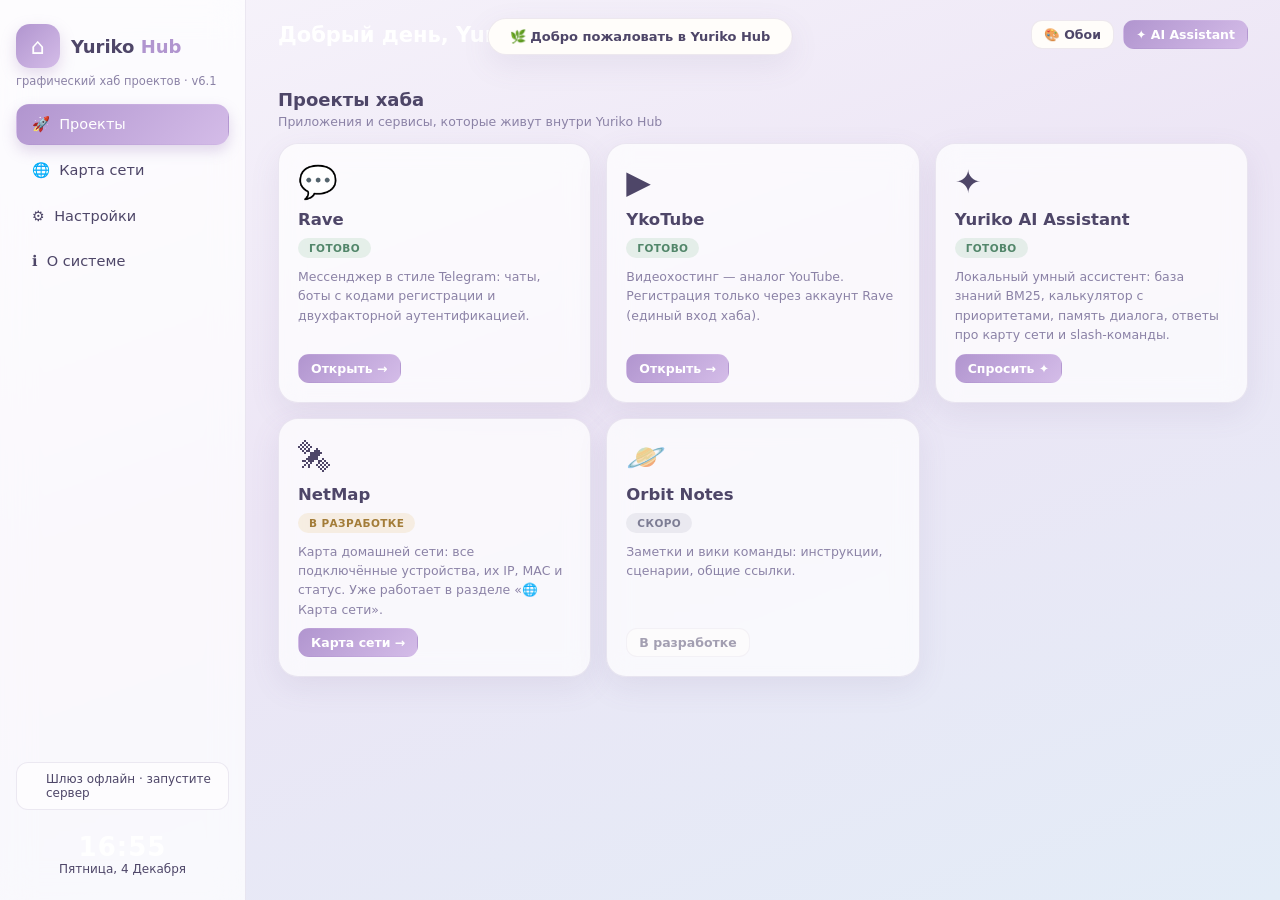
<file: yuriko-hub/index.html>
<!DOCTYPE html>
<html lang="ru">
<head>
  <meta charset="UTF-8" />
  <meta name="viewport" content="width=device-width, initial-scale=1.0" />
  <title>Yuriko Hub · мягкий графический хаб</title>
  <link rel="stylesheet" href="css/style.css" />
</head>
<body class="hub-body">

  <!-- фон -->
  <div id="wallpaper"></div>
  <div id="particles"></div>

  <div class="hub-app">

    <!-- ---------- САЙДБАР (слева) ---------- -->
    <aside class="sidebar">
      <div class="logo">
        <span class="logo-mark">⌂</span>
        <span class="logo-text">Yuriko&nbsp;<b>Hub</b></span>
      </div>
      <p class="side-caption">графический хаб проектов · v6.1</p>

      <nav class="nav">
        <button class="nav-link active" data-section="projects">🚀&nbsp; Проекты</button>
        <button class="nav-link" data-section="devices">🌐&nbsp; Карта сети</button>
        <button class="nav-link" data-section="settings">⚙️&nbsp; Настройки</button>
        <button class="nav-link" data-section="about">ℹ️&nbsp; О системе</button>
      </nav>

      <div class="side-footer">
        <div class="gw-status">
          <span class="gw-dot" id="gw-dot"></span>
          <span id="gw-text">Шлюз: проверка…</span>
        </div>
        <div>
          <div class="clock-time" id="clock-time">--:--</div>
          <div class="clock-date" id="clock-date"></div>
        </div>
      </div>
    </aside>

    <!-- ---------- КОНТЕНТ (справа) ---------- -->
    <main class="main">
      <header class="topbar">
        <div class="greeting" id="greeting">Здравствуйте 🌿</div>
        <div class="top-actions">
          <button class="btn btn-sm" id="btn-wp-quick" title="Следующие обои (Ctrl+W)">🎨 Обои</button>
          <button class="btn btn-primary btn-sm" id="btn-ai-top">✦ AI Assistant</button>
        </div>
      </header>

      <div class="scroll">

        <!-- ПРОЕКТЫ -->
        <section class="section active" id="sec-projects">
          <h2 class="sec-title">Проекты хаба</h2>
          <p class="sec-sub">Приложения и сервисы, которые живут внутри Yuriko Hub</p>
          <div class="grid" id="projects-grid"></div>
        </section>

        <!-- КАРТА СЕТИ -->
        <section class="section" id="sec-devices">
          <div style="display:flex;align-items:center;gap:10px">
            <h2 class="sec-title" style="margin:0">Карта сети</h2>
            <button class="btn btn-sm" id="btn-net-refresh" title="Обновить список устройств">🔄 Обновить</button>
          </div>
          <p class="sec-sub" id="net-note">Все сетевые устройства, подключённые к хабу — запрашиваются с сервера в реальном времени (ARP-таблица ОС).</p>
          <div class="stats" id="network-stats"></div>
          <div class="grid" id="network-grid"><div class="card"><p class="proj-desc">Загрузка устройств…</p></div></div>
        </section>

        <!-- НАСТРОЙКИ -->
        <section class="section" id="sec-settings">
          <h2 class="sec-title">Настройки оформления</h2>

          <div class="set-block">
            <h3 class="sec-title" style="font-size:15px">🖼 Обои <button class="btn btn-sm" id="btn-random-wp" style="margin-left:8px">🎲 Случайные</button></h3>
            <div class="wp-grid" id="wp-grid"></div>
          </div>

          <div class="set-block">
            <h3 class="sec-title" style="font-size:15px">🎨 Акцентный цвет</h3>
            <div class="swatches" id="accent-row"></div>
          </div>

          <div class="set-block">
            <h3 class="sec-title" style="font-size:15px">✨ Приколюшки</h3>
            <div class="toggle-row"><div><div class="toggle-label">Парящие частицы</div><div class="toggle-hint">мягкие точки медленно всплывают на фоне</div></div>
              <label class="switch"><input type="checkbox" id="tg-particles"><span class="track"></span></label></div>
            <div class="toggle-row"><div><div class="toggle-label">Эмодзи-салют</div><div class="toggle-hint">🌸✨ при смене обоев</div></div>
              <label class="switch"><input type="checkbox" id="tg-confetti"><span class="track"></span></label></div>
            <div class="toggle-row"><div><div class="toggle-label">Максимальная округлость</div><div class="toggle-hint">карточки становятся ещё мягче</div></div>
              <label class="switch"><input type="checkbox" id="tg-round"><span class="track"></span></label></div>
            <div class="toggle-row"><div><div class="toggle-label">Стекло и размытие</div><div class="toggle-hint">blur-эффект карточек и панели</div></div>
              <label class="switch"><input type="checkbox" id="tg-glass"><span class="track"></span></label></div>
            <div style="margin-top:12px"><button class="btn btn-danger btn-sm" id="btn-reset">↺ Сбросить всё</button></div>
          </div>
        </section>

        <!-- О СИСТЕМЕ -->
        <section class="section" id="sec-about">
          <h2 class="sec-title">О системе</h2>
          <div class="about-grid">
            <div class="card"><div id="about-info"></div></div>
            <div class="card">
              <p class="proj-desc" style="flex:none">
                <b>Yuriko Hub</b> — локальный графический хаб: карта домашней сети (реальные устройства из ARP),
                мессенджер Rave с 2FA-ботами, видеохостинг YkoTube со входом через Rave
                и встроенный AI-ассистент. Работает поверх XAMPP: Apache раздаёт страницы (порты 80/443),
                Node-сервер — API и БД (root@localhost, порт 8080).
              </p>
              <p class="proj-desc" style="flex:none;margin-top:10px">
                Автообновление с GitHub: <code>update.bat</code> (Windows) или <code>update.sh</code> (Linux/macOS/cron).
              </p>
            </div>
          </div>
        </section>

      </div>
    </main>
  </div>

  <!-- тосты -->
  <div id="toast-zone"></div>

  <!-- скрипты: конфиг → данные → устройства → ядро GUI → AI -->
  <script src="js/config.js"></script>
  <script src="js/projects.js"></script>
  <script src="js/devices.js"></script>
  <script src="js/app.js"></script>
  <script src="js/ai-engine.js"></script>
  <script src="js/ai-ui.js"></script>
  <script>window.hubAI = window.YurikoAUI;</script>
</body>
</html>
</file>
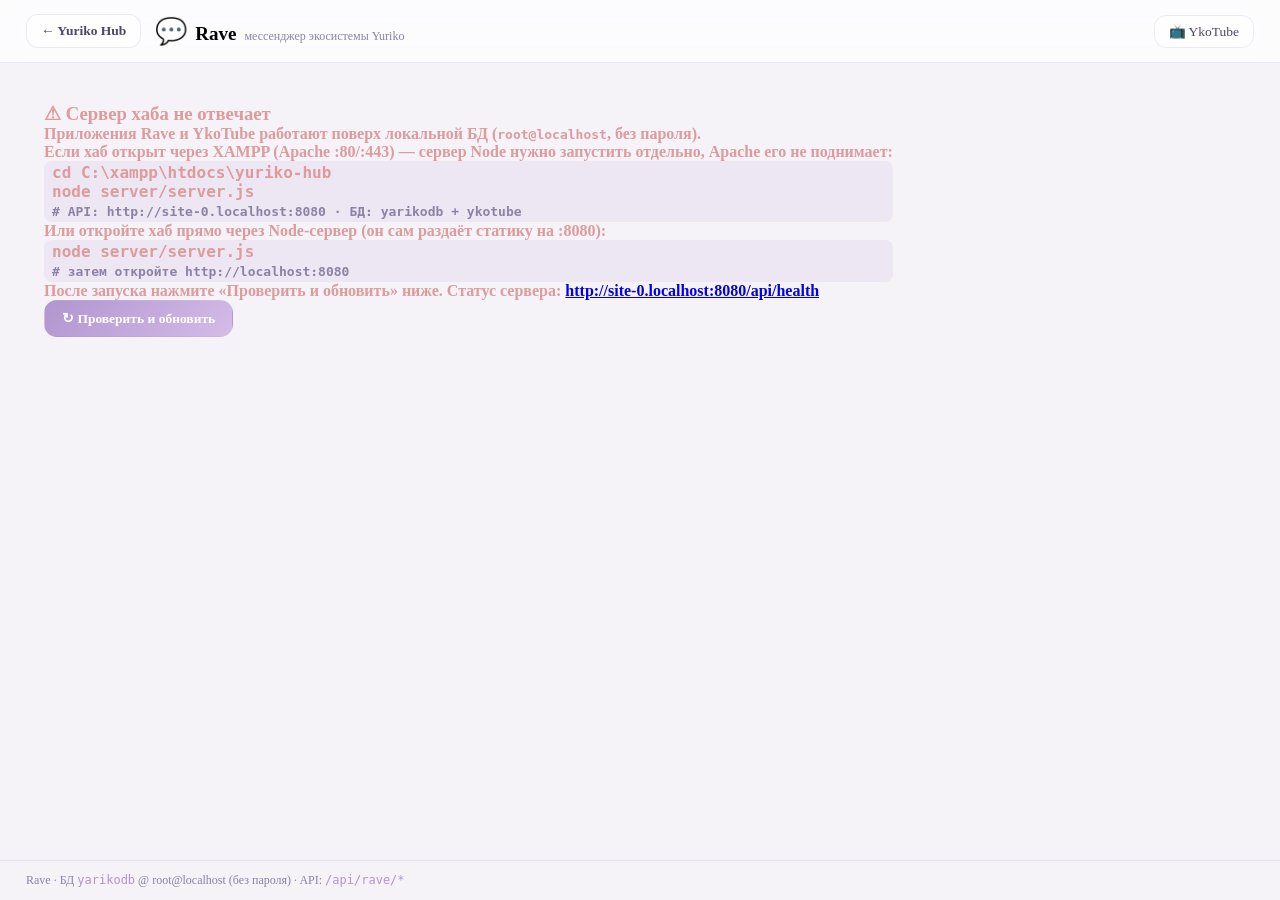
<file: yuriko-hub/rave.html>
<!DOCTYPE html>
<html lang="ru">
<head>
  <meta charset="UTF-8" />
  <meta name="viewport" content="width=device-width, initial-scale=1.0" />
  <title>Rave — мессенджер Yuriko Hub</title>
  <link rel="stylesheet" href="css/style.css" />
</head>
<body class="standalone-body">

  <div class="standalone-shell">
    <header class="standalone-header">
      <a class="standalone-back" href="index.html">← Yuriko Hub</a>
      <div class="standalone-brand"><span class="rave-logo">💬</span><b>Rave</b><small>мессенджер экосистемы Yuriko</small></div>
      <nav class="standalone-nav">
        <a class="standalone-link" href="ykotube.html">📺 YkoTube</a>
      </nav>
    </header>

    <main class="standalone-main">
      <!-- приложение Rave рендерится сюда (js/apps.js → RaveApp) -->
      <div id="standalone-app" class="app-body standalone-app">
        <div class="app-loading">Загрузка Rave...</div>
      </div>
    </main>

    <footer class="standalone-footer">
      Rave · БД <code>yarikodb</code> @ root@localhost (без пароля) · API: <code>/api/rave/*</code>
    </footer>
  </div>

  <script src="js/config.js"></script>
  <script src="js/boot-commands.js"></script>
  <script src="js/ai-engine.js"></script>
  <script src="js/projects.js"></script>
  <script src="js/apps.js"></script>
  <script src="js/standalone.js"></script>
</body>
</html>
</file>
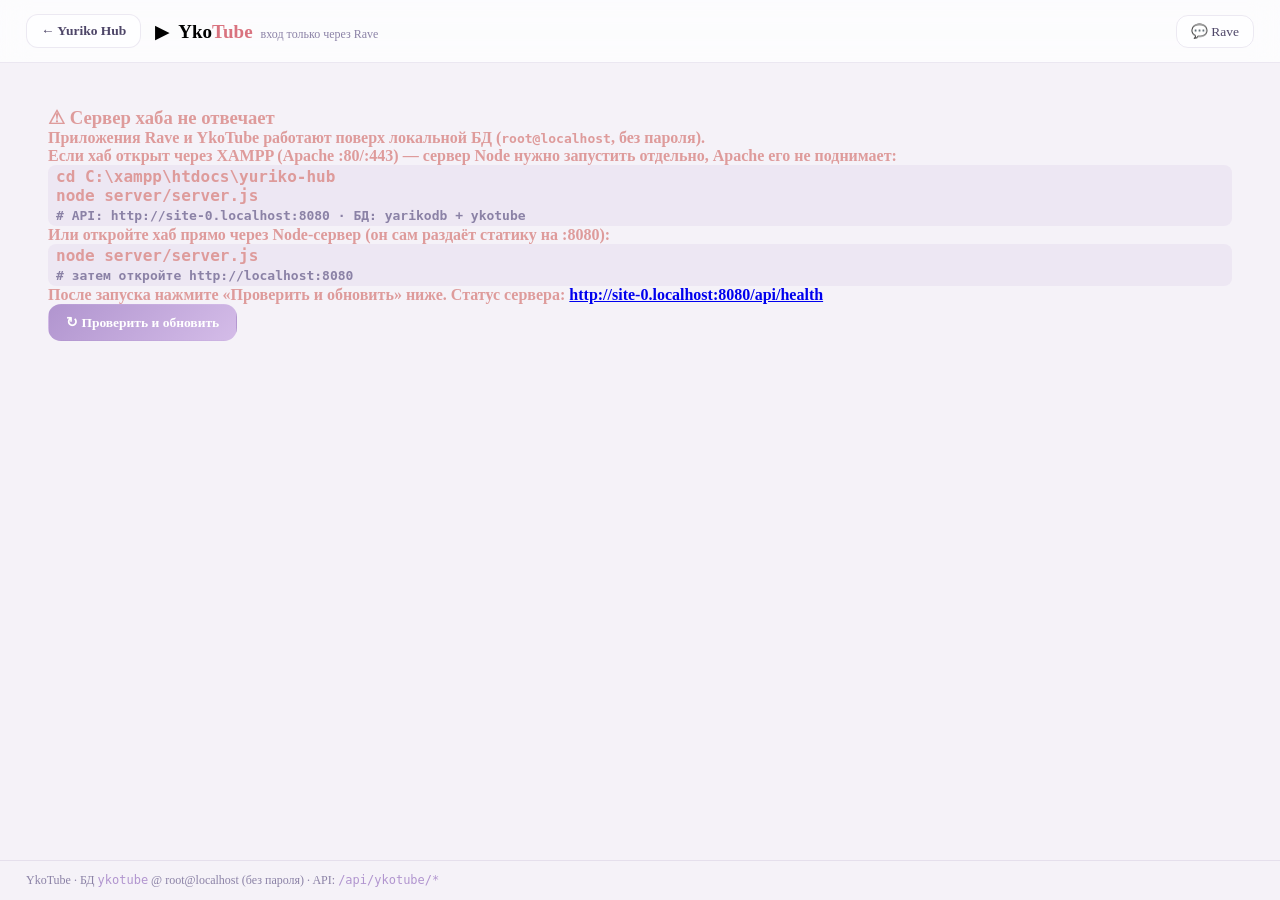
<file: yuriko-hub/ykotube.html>
<!DOCTYPE html>
<html lang="ru">
<head>
  <meta charset="UTF-8" />
  <meta name="viewport" content="width=device-width, initial-scale=1.0" />
  <title>YkoTube — видеохостинг Yuriko Hub</title>
  <link rel="stylesheet" href="css/style.css" />
</head>
<body class="standalone-body">

  <div class="standalone-shell">
    <header class="standalone-header">
      <a class="standalone-back" href="index.html">← Yuriko Hub</a>
      <div class="standalone-brand"><span>▶</span><b>Yko<b class="yko-red">Tube</b></b><small>вход только через Rave</small></div>
      <nav class="standalone-nav">
        <a class="standalone-link" href="rave.html">💬 Rave</a>
      </nav>
    </header>

    <main class="standalone-main">
      <!-- приложение YkoTube рендерится сюда (js/apps.js → YkoApp) -->
      <div id="standalone-app" class="app-body standalone-app">
        <div class="app-loading">Загрузка YkoTube...</div>
      </div>
    </main>

    <footer class="standalone-footer">
      YkoTube · БД <code>ykotube</code> @ root@localhost (без пароля) · API: <code>/api/ykotube/*</code>
    </footer>
  </div>

  <script src="js/config.js"></script>
  <script src="js/boot-commands.js"></script>
  <script src="js/ai-engine.js"></script>
  <script src="js/projects.js"></script>
  <script src="js/apps.js"></script>
  <script src="js/standalone.js"></script>
</body>
</html>
</file>
<file: yuriko-hub/css/style.css>
/* ============================================================
   Yuriko Hub v6.0 — мягкий пастельный визуал, переписан полностью
   Светлый фон · приглушённые тона · сайдбар слева · контент справа
   ============================================================ */
:root {
  --bg: #f5f2f8;
  --surface: rgba(255,255,255,.72);
  --surface-solid: #fffdfa;
  --border: rgba(130,110,160,.14);
  --text: #4e4668;
  --muted: #8b82a6;
  --accent: #b195cf;
  --accent-2: #d4bce8;
  --accent-ink: #ffffff;
  --good: #82bd92;
  --warn: #e6c07a;
  --bad: #de9b9b;
  --radius: 20px;
  --shadow: 0 10px 30px rgba(120,100,150,.10);
  --font: "Segoe UI", system-ui, -apple-system, sans-serif;
}
* { box-sizing: border-box; margin: 0; padding: 0; }
html, body { height: 100%; }
body.hub-body { font-family: var(--font); color: var(--text); background: var(--bg) !important; overflow: hidden; }

/* обои + оверлей + частицы */
#wallpaper { position: fixed; inset: 0; z-index: -2; transition: background .9s ease; }
#particles { position: fixed; inset: 0; z-index: -1; pointer-events: none; overflow: hidden; }
.particle { position: absolute; bottom: -24px; border-radius: 50%; opacity: .3; animation: floatUp linear infinite; }
@keyframes floatUp { to { transform: translateY(-112vh) rotate(340deg); opacity: 0; } }

/* каркас: сайдбар СЛЕВА, контент СПРАВА */
.hub-app { display: flex; height: 100vh; }

.sidebar {
  width: 246px; flex-shrink: 0; display: flex; flex-direction: column; gap: 16px;
  padding: 24px 16px; background: var(--surface); backdrop-filter: blur(16px);
  border-right: 1px solid var(--border);
}
.logo { display: flex; align-items: center; gap: 11px; }
.logo-mark {
  width: 44px; height: 44px; border-radius: 14px; display: grid; place-items: center; font-size: 22px;
  background: linear-gradient(135deg, var(--accent), var(--accent-2)); color: var(--accent-ink);
  box-shadow: 0 6px 15px rgba(160,130,190,.28);
}
.logo-text { font-size: 18px; font-weight: 600; }
.logo-text b { color: var(--accent); }
.side-caption { font-size: 11.5px; color: var(--muted); margin-top: -10px; }

.nav { display: flex; flex-direction: column; gap: 5px; }
.nav-link {
  font: inherit; font-size: 14.5px; text-align: left; padding: 11px 15px;
  border-radius: 13px; border: 1px solid transparent; background: transparent;
  color: var(--text); cursor: pointer; transition: all .22s ease;
}
.nav-link:hover { background: rgba(177,149,207,.10); }
.nav-link.active {
  background: linear-gradient(135deg, var(--accent), var(--accent-2)); color: var(--accent-ink);
  box-shadow: 0 6px 14px rgba(160,130,190,.3);
}
.side-footer { margin-top: auto; display: flex; flex-direction: column; gap: 10px; }
.gw-status {
  display: flex; align-items: center; gap: 8px; font-size: 12px; color: var(--muted);
  padding: 9px 12px; border-radius: 12px; background: rgba(255,255,255,.55); border: 1px solid var(--border);
}
.gw-dot { width: 9px; height: 9px; border-radius: 50%; background: var(--warn); flex-shrink: 0; transition: .3s; }
.gw-dot.online { background: var(--good); box-shadow: 0 0 8px rgba(130,189,146,.7); }
.gw-dot.offline { background: var(--bad); }
.clock-time { font-size: 29px; font-weight: 700; text-align: center; letter-spacing: 1px; }
.clock-date { font-size: 11.5px; color: var(--muted); text-align: center; }

/* контент */
.main { flex: 1; display: flex; flex-direction: column; min-width: 0; }
.topbar { display: flex; align-items: center; justify-content: space-between; padding: 20px 32px 8px; }
.greeting { font-size: 23px; font-weight: 600; }
.top-actions { display: flex; gap: 9px; }
.scroll { flex: 1; overflow-y: auto; padding: 12px 32px 44px; }
.scroll::-webkit-scrollbar { width: 8px; }
.scroll::-webkit-scrollbar-thumb { background: rgba(160,130,190,.25); border-radius: 8px; }

.section { display: none; animation: fadeSlide .4s ease; }
.section.active { display: block; }
@keyframes fadeSlide { from { opacity: 0; transform: translateY(12px); } }
.sec-title { font-size: 18px; font-weight: 700; margin: 20px 0 12px; }
.sec-sub { font-size: 12.5px; color: var(--muted); margin: -8px 0 14px; }

/* карточки */
.grid { display: grid; grid-template-columns: repeat(auto-fill, minmax(248px, 1fr)); gap: 15px; }
.card {
  background: var(--surface); backdrop-filter: blur(12px);
  border: 1px solid var(--border); border-radius: var(--radius);
  padding: 19px; box-shadow: var(--shadow); transition: transform .22s, box-shadow .22s;
}
.proj-card:hover, .dev-card:hover, .scene-card:hover, .stat:hover, .wp-tile:hover, .yko-card:hover { transform: translateY(-3px); box-shadow: 0 16px 36px rgba(120,100,150,.15); }
.proj-card { display: flex; flex-direction: column; gap: 9px; height: 100%; }
.proj-icon { font-size: 32px; }
.proj-name { font-size: 16.5px; font-weight: 700; }
.proj-desc { font-size: 12.5px; color: var(--muted); line-height: 1.55; flex: 1; }
.badge { display: inline-block; font-size: 10.5px; font-weight: 700; padding: 4px 11px; border-radius: 999px; letter-spacing: .4px; width: max-content; }
.badge-done { background: rgba(130,189,146,.18); color: #52866a; }
.badge-dev { background: rgba(230,192,122,.2); color: #a37c38; }
.badge-soon { background: rgba(150,150,170,.15); color: #7d7d94; }

.btn {
  font: inherit; font-size: 13.5px; font-weight: 600; padding: 9px 17px; border-radius: 13px;
  cursor: pointer; border: 1px solid var(--border); background: var(--surface-solid); color: var(--text);
  transition: all .2s ease;
}
.btn:hover { transform: translateY(-2px); box-shadow: 0 7px 16px rgba(120,100,150,.13); }
.btn-primary { background: linear-gradient(135deg, var(--accent), var(--accent-2)); color: var(--accent-ink); border-color: transparent; }
.btn-sm { padding: 6px 12px; font-size: 12.5px; border-radius: 11px; }

/* фильтры-чипы */
.chips { display: flex; flex-wrap: wrap; gap: 7px; margin-bottom: 16px; }
.chip {
  font: inherit; font-size: 12.5px; padding: 6px 14px; border-radius: 999px; cursor: pointer;
  border: 1px solid var(--border); background: rgba(255,255,255,.6); color: var(--muted); transition: .2s;
}
.chip:hover { border-color: var(--accent); color: var(--accent); }
.chip.active { background: linear-gradient(135deg, var(--accent), var(--accent-2)); color: #fff; border-color: transparent; }

/* устройства */
.dev-card { display: flex; flex-direction: column; gap: 11px; }
.dev-head { display: flex; align-items: center; gap: 11px; }
.dev-emoji { width: 44px; height: 44px; border-radius: 14px; font-size: 21px; display: grid; place-items: center; background: rgba(177,149,207,.12); flex-shrink: 0; transition: .3s; }
.dev-card.on .dev-emoji { background: linear-gradient(135deg, var(--accent), var(--accent-2)); }
.dev-meta { flex: 1; min-width: 0; }
.dev-name { font-size: 14.5px; font-weight: 700; white-space: nowrap; overflow: hidden; text-overflow: ellipsis; }
.dev-sub { font-size: 11.5px; color: var(--muted); }
.switch { position: relative; width: 44px; height: 25px; flex-shrink: 0; cursor: pointer; }
.switch input { opacity: 0; width: 0; height: 0; }
.track { position: absolute; inset: 0; border-radius: 999px; background: rgba(150,140,170,.26); transition: .28s; }
.track::before { content: ""; position: absolute; width: 19px; height: 19px; border-radius: 50%; left: 3px; top: 3px; background: #fff; transition: .28s; box-shadow: 0 2px 5px rgba(0,0,0,.14); }
.switch input:checked + .track { background: linear-gradient(135deg, var(--accent), var(--accent-2)); }
.switch input:checked + .track::before { transform: translateX(19px); }
.dev-ctl { font-size: 11.5px; color: var(--muted); display: flex; flex-direction: column; gap: 3px; }
input[type="range"] { width: 100%; accent-color: var(--accent); }
.mono { font-family: Consolas, monospace; font-size: 11px; color: var(--muted); }
.dot-mini { display: inline-block; width: 7px; height: 7px; border-radius: 50%; background: var(--bad); margin-right: 5px; }
.dot-mini.ok { background: var(--good); }

/* статистика */
.stats { display: grid; grid-template-columns: repeat(auto-fit, minmax(150px, 1fr)); gap: 13px; margin-bottom: 20px; }
.stat { text-align: center; padding: 17px 10px; }
.stat-num { font-size: 25px; font-weight: 800; color: var(--accent); }
.stat-lbl { font-size: 11.5px; color: var(--muted); margin-top: 3px; }

/* сцены */
.scene-card { display: flex; flex-direction: column; gap: 9px; align-items: flex-start; }
.scene-emoji { font-size: 28px; }
.scene-name { font-size: 15px; font-weight: 700; }
.scene-desc { font-size: 12px; color: var(--muted); flex: 1; }

/* настройки */
.set-block { margin-bottom: 24px; }
.wp-grid { display: grid; grid-template-columns: repeat(auto-fill, minmax(138px, 1fr)); gap: 11px; }
.wp-tile {
  height: 82px; border-radius: 15px; cursor: pointer; border: 3px solid transparent;
  transition: .2s; display: flex; align-items: flex-end; padding: 8px; font-size: 11.5px; font-weight: 700;
  color: rgba(70,60,90,.72); text-shadow: 0 1px 3px rgba(255,255,255,.55);
}
.wp-tile:hover { transform: scale(1.05); }
.wp-tile.sel { border-color: var(--accent); box-shadow: 0 6px 16px rgba(160,130,190,.35); }
.swatches { display: flex; gap: 11px; flex-wrap: wrap; }
.swatch { width: 40px; height: 40px; border-radius: 50%; cursor: pointer; border: 3px solid transparent; transition: .2s; }
.swatch:hover { transform: scale(1.12); }
.swatch.sel { border-color: var(--text); box-shadow: 0 0 0 3px #fff inset; }
.toggle-row {
  display: flex; align-items: center; justify-content: space-between; gap: 12px;
  padding: 12px 17px; border-radius: 15px; margin-bottom: 8px;
  background: var(--surface); border: 1px solid var(--border);
}
.toggle-label { font-size: 13.5px; font-weight: 600; }
.toggle-hint { font-size: 11.5px; color: var(--muted); }

/* о системе */
.about-grid { display: grid; grid-template-columns: 1fr 1fr; gap: 15px; }
@media (max-width: 940px) { .about-grid { grid-template-columns: 1fr; } }
.kv { display: flex; justify-content: space-between; font-size: 13px; padding: 7px 0; border-bottom: 1px dashed var(--border); }
.kv:last-child { border-bottom: none; }
.kv b { color: var(--accent); font-weight: 600; }

/* AI-виджет */
/* тосты и салют */
#toast-zone { position: fixed; top: 18px; left: 50%; transform: translateX(-50%); z-index: 80; display: flex; flex-direction: column; gap: 7px; align-items: center; }
.toast { padding: 10px 21px; border-radius: 999px; font-size: 13px; font-weight: 600; background: var(--surface-solid); border: 1px solid var(--border); box-shadow: var(--shadow); animation: toastIn .32s ease; }
@keyframes toastIn { from { opacity: 0; transform: translateY(-12px); } }
.confetti { position: fixed; z-index: 90; font-size: 19px; pointer-events: none; animation: fall 1.5s ease forwards; }
@keyframes fall { to { transform: translateY(105vh) rotate(520deg); opacity: 0; } }

@media (max-width: 820px) {
  .hub-app { flex-direction: column; }
  .sidebar { width: 100%; flex-direction: row; align-items: center; padding: 10px 14px; gap: 8px; border-right: none; border-bottom: 1px solid var(--border); }
  .nav { flex-direction: row; overflow-x: auto; }
  .side-caption, .clock-time, .clock-date { display: none; }
  .side-footer { margin-top: 0; flex-direction: row; }
}

/* ============================================================
   Страницы приложений (Rave / YkoTube) — тот же мягкий стиль
   ============================================================ */
.standalone-body { overflow: auto; background: var(--bg); }
.standalone-shell { min-height: 100vh; display: flex; flex-direction: column; }
.standalone-header {
  display: flex; align-items: center; gap: 14px; padding: 14px 26px;
  background: var(--surface); backdrop-filter: blur(14px); border-bottom: 1px solid var(--border);
}
.standalone-back {
  text-decoration: none; color: var(--text); font-size: 13.5px; font-weight: 600;
  padding: 8px 14px; border-radius: 12px; border: 1px solid var(--border); background: rgba(255,255,255,.6);
  transition: .2s;
}
.standalone-back:hover { border-color: var(--accent); color: var(--accent); }
.standalone-brand { display: flex; align-items: baseline; gap: 8px; font-size: 19px; }
.standalone-brand small { color: var(--muted); font-size: 12px; }
.standalone-nav { margin-left: auto; }
.standalone-link {
  text-decoration: none; color: var(--text); font-size: 13.5px; padding: 8px 14px;
  border-radius: 12px; border: 1px solid var(--border); background: rgba(255,255,255,.6); transition: .2s;
}
.standalone-link:hover { border-color: var(--accent); color: var(--accent); }
.standalone-main { flex: 1; padding: 22px 26px; }
.standalone-footer { padding: 12px 26px; font-size: 12px; color: var(--muted); border-top: 1px solid var(--border); }
.standalone-footer code { color: var(--accent); }
.rave-logo { font-size: 26px; }
.yko-red { color: #d9737f; }
.app-loading { color: var(--muted); padding: 40px; text-align: center; }
.hidden { display: none !important; }

/* окна приложений */
.apps-window { max-width: 1080px; margin: 0 auto; background: var(--surface-solid); border: 1px solid var(--border); border-radius: var(--radius); box-shadow: var(--shadow); overflow: hidden; }
.apps-titlebar { display: flex; align-items: center; gap: 10px; padding: 12px 18px; background: linear-gradient(135deg, var(--accent), var(--accent-2)); color: #fff; font-weight: 700; font-size: 14.5px; }
.btn-x { margin-left: auto; background: rgba(255,255,255,.25); border: none; color: #fff; width: 26px; height: 26px; border-radius: 50%; cursor: pointer; }
.app-body { padding: 18px; }
.ai-app-card { padding: 14px; border: 1px solid var(--border); border-radius: 15px; margin-bottom: 10px; }
.app-code { font-family: Consolas, monospace; background: rgba(177,149,207,.12); padding: 2px 8px; border-radius: 8px; }
.app-comment, .app-hint, .app-msg { font-size: 13px; color: var(--muted); }
.app-offline { color: var(--bad); font-weight: 700; }

/* общие кнопки приложений */
.btn-block { display: block; width: 100%; }
.btn-small { padding: 5px 10px; font-size: 12px; border-radius: 10px; }
.btn-ghost { background: transparent; border: 1px dashed var(--border); }

/* ---------- Rave ---------- */
.rave-wrap { display: flex; gap: 0; min-height: 520px; }
.rave-side { width: 260px; flex-shrink: 0; border-right: 1px solid var(--border); padding: 14px; background: rgba(177,149,207,.05); }
.rave-brand { font-size: 17px; font-weight: 800; margin-bottom: 12px; }
.rave-me { display: flex; align-items: center; gap: 9px; padding: 10px; border-radius: 13px; background: rgba(255,255,255,.7); border: 1px solid var(--border); margin-bottom: 12px; font-size: 13px; }
.rave-avatar { width: 34px; height: 34px; border-radius: 50%; display: grid; place-items: center; background: linear-gradient(135deg,var(--accent),var(--accent-2)); color: #fff; font-weight: 700; flex-shrink: 0; }
.rave-actions { display: flex; flex-direction: column; gap: 6px; }
.rave-bot-row, .chat-with-bot {
  display: flex; align-items: center; gap: 8px; width: 100%; text-align: left; font: inherit; font-size: 13.5px;
  padding: 9px 11px; border-radius: 12px; border: 1px solid transparent; background: transparent; cursor: pointer; color: var(--text);
}
.rave-bot-row:hover { background: rgba(177,149,207,.1); }
.rave-main { flex: 1; display: flex; flex-direction: column; min-width: 0; }
.rave-content { flex: 1; padding: 16px; }
.bot-chat { display: flex; flex-direction: column; height: 460px; }
.bot-chat-head { padding: 10px 14px; font-weight: 700; border-bottom: 1px solid var(--border); }
.bot-chat-log { flex: 1; overflow-y: auto; padding: 14px; display: flex; flex-direction: column; gap: 8px; background: var(--bg); }
.bot-msg { max-width: 80%; padding: 8px 13px; border-radius: 14px; font-size: 13px; line-height: 1.5; white-space: pre-wrap; }
.bot-msg.bot { align-self: flex-start; background: #fff; border: 1px solid var(--border); }
.bot-msg.user { align-self: flex-end; background: linear-gradient(135deg,var(--accent),var(--accent-2)); color: #fff; }
.bot-chat-input { display: flex; gap: 8px; padding: 10px; border-top: 1px solid var(--border); }
.bot-chat-input input { flex: 1; font: inherit; font-size: 13.5px; padding: 9px 13px; border-radius: 12px; border: 1px solid var(--border); outline: none; }
.rave-status-card, .verif-card { padding: 14px; border: 1px solid var(--border); border-radius: 15px; margin-bottom: 10px; background: #fff; }
.rave-verifs { display: flex; flex-direction: column; }
.verif-code { font-family: Consolas, monospace; font-size: 20px; font-weight: 800; letter-spacing: 3px; color: var(--accent); }
.verif-info { font-size: 12px; color: var(--muted); }
.rave-2fa-box { padding: 16px; border: 1px dashed var(--accent); border-radius: 15px; background: rgba(177,149,207,.06); }
.rave-alt { font-size: 12.5px; color: var(--muted); margin-top: 8px; }

/* ---------- YkoTube ---------- */
.yko-wrap { padding: 4px; }
.yko-header { display: flex; align-items: center; gap: 12px; padding: 10px 0 16px; flex-wrap: wrap; }
.yko-brand { font-size: 19px; font-weight: 800; }
.yko-user { margin-left: auto; display: flex; align-items: center; gap: 8px; font-size: 13px; }
.yko-grid { display: grid; grid-template-columns: repeat(auto-fill, minmax(210px, 1fr)); gap: 14px; }
.yko-card { background: #fff; border: 1px solid var(--border); border-radius: 16px; overflow: hidden; cursor: pointer; transition: .2s; }
.yko-card:hover { transform: translateY(-3px); box-shadow: var(--shadow); }
.yko-thumb { height: 118px; display: grid; place-items: center; font-size: 34px; color: #fff; background: linear-gradient(135deg, var(--accent), var(--accent-2)); }
.yko-meta { padding: 11px 13px; }
.yko-title { font-size: 13.5px; font-weight: 700; }
.yko-views { font-size: 11.5px; color: var(--muted); }
.yko-actions { display: flex; gap: 8px; padding: 0 13px 12px; }
.yk-like { font: inherit; font-size: 12.5px; padding: 5px 12px; border-radius: 999px; border: 1px solid var(--border); background: var(--bg); cursor: pointer; }
.yk-like.on { background: rgba(177,149,207,.16); border-color: var(--accent); color: var(--accent); font-weight: 700; }
.yko-authbox { max-width: 420px; margin: 30px auto; padding: 24px; text-align: center; }
.yko-upload-row { display: flex; gap: 8px; flex-wrap: wrap; margin-bottom: 16px; }


/* ============================================================
   Стили Yuriko AI-панели (js/ai-ui.js) — мягкая пастель
   ============================================================ */
.ai-fab {
  position: fixed; right: 24px; bottom: 24px; z-index: 60;
  display: flex; align-items: center; gap: 7px;
  padding: 15px 20px; border: none; border-radius: 999px; cursor: pointer;
  font: inherit; font-size: 15px; font-weight: 700; color: #fff;
  background: linear-gradient(135deg, var(--accent), var(--accent-2));
  box-shadow: 0 10px 26px rgba(160,130,190,.42); transition: transform .25s, opacity .3s;
}
<<<<<<< HEAD
.standalone-footer code { color: var(--term-green); }

/* ============ ПАНЕЛЬ УМНОГО ДОМА (v4.0) ============ */
.home-body { overflow: hidden; }
.home-app { display: block !important; height: 100vh; }
.home-app.active { display: flex !important; }

.home-sidebar {
  width: 250px; min-width: 250px;
  background: rgba(10, 14, 22, .92);
  border-right: 1px solid rgba(124, 92, 255, .25);
  display: flex; flex-direction: column;
  padding: 22px 16px;
}
.sidebar-caption { color: var(--term-dim); font-size: 12px; margin: 4px 0 22px 2px; letter-spacing: .5px; }
.home-nav { display: flex; flex-direction: column; gap: 6px; flex: 1; }
.home-nav-link {
  background: transparent; border: none; color: #aebdd4;
  text-align: left; padding: 11px 14px; border-radius: 9px;
  font-size: 15px; cursor: pointer; transition: all .18s;
  font-family: inherit;
}
.home-nav-link:hover { background: rgba(124, 92, 255, .14); color: #fff; }
.home-nav-link.active { background: var(--accent); color: #fff; box-shadow: 0 4px 16px rgba(124,92,255,.35); }

.sidebar-footer { border-top: 1px solid #232c3d; padding-top: 14px; }
.gw-status { display: flex; align-items: center; gap: 8px; font-size: 12px; color: var(--term-dim); margin-bottom: 12px; }
.gw-dot { width: 9px; height: 9px; border-radius: 50%; background: #666; flex-shrink: 0; }
.gw-dot.online { background: var(--term-green); box-shadow: 0 0 8px var(--term-green); }
.gw-dot.offline { background: var(--term-yellow); box-shadow: 0 0 8px var(--term-yellow); }
.clock-time { font-size: 26px; font-weight: 700; color: #fff; font-variant-numeric: tabular-nums; }
.clock-date { font-size: 12px; color: var(--term-dim); text-transform: capitalize; }

.home-content { flex: 1; display: flex; flex-direction: column; overflow-y: auto; background: linear-gradient(160deg,#0c1020,#131a2e 50%,#0c1020); }
.home-topbar {
  display: flex; justify-content: space-between; align-items: center;
  padding: 18px 34px; position: sticky; top: 0; z-index: 5;
  background: rgba(13,17,23,.7); backdrop-filter: blur(10px);
  border-bottom: 1px solid rgba(124,92,255,.18);
}
.greeting { font-size: 21px; font-weight: 600; color: #fff; }
.home-main { flex: 1; padding: 30px 34px; max-width: 1150px; width: 100%; margin: 0 auto; }

.stat-grid { display: grid; grid-template-columns: repeat(auto-fit,minmax(170px,1fr)); gap: 16px; margin-bottom: 30px; }
.stat-card {
  background: var(--card-bg); border: 1px solid #232c3d; border-radius: 14px;
  padding: 18px 20px; text-align: center;
}
.stat-value { font-size: 26px; font-weight: 700; color: var(--accent-2); font-variant-numeric: tabular-nums; }
.stat-label { font-size: 12.5px; color: var(--term-dim); margin-top: 6px; }

.block-title { font-size: 17px; color: #cdd9e5; margin: 26px 0 14px; letter-spacing: .3px; }

.quick-row { display: flex; flex-wrap: wrap; gap: 12px; }
.quick-btn {
  background: #1b2334; border: 1px solid #2b3650; color: #dbe6f5;
  padding: 12px 18px; border-radius: 12px; cursor: pointer; font-size: 14px;
  display: flex; align-items: center; gap: 9px; transition: all .18s; font-family: inherit;
}
.quick-btn:hover { border-color: var(--accent); transform: translateY(-2px); box-shadow: 0 8px 20px rgba(124,92,255,.2); }
.quick-btn span { font-size: 18px; }

.room-tabs { display: flex; flex-wrap: wrap; gap: 8px; margin-bottom: 22px; }
.room-tab {
  background: transparent; border: 1px solid #2b3650; color: var(--term-dim);
  padding: 7px 16px; border-radius: 20px; cursor: pointer; font-size: 13.5px; transition: all .18s; font-family: inherit;
}
.room-tab:hover { color: #fff; border-color: var(--accent-2); }
.room-tab.active { background: var(--accent-2); color: #00131c; border-color: var(--accent-2); font-weight: 600; }

.device-grid { display: grid; grid-template-columns: repeat(auto-fill,minmax(255px,1fr)); gap: 16px; }
.device-card {
  background: var(--card-bg); border: 1px solid #232c3d; border-radius: 14px;
  padding: 16px 18px; cursor: pointer; transition: all .2s;
}
.device-card.dev-on { border-color: rgba(51,255,102,.45); box-shadow: 0 0 18px rgba(51,255,102,.08) inset, 0 6px 18px rgba(0,0,0,.3); }
.device-card:hover { transform: translateY(-3px); border-color: var(--accent); }
.dev-head { display: flex; align-items: center; gap: 12px; }
.dev-icon { font-size: 26px; filter: grayscale(60%); transition: filter .2s; }
.device-card.dev-on .dev-icon { filter: none; }
.dev-name { font-size: 15px; font-weight: 600; color: #fff; line-height: 1.25; }
.dev-room { font-size: 12px; color: var(--term-dim); margin-top: 2px; }
.dev-extra { display: flex; align-items: center; gap: 10px; margin-top: 12px; font-size: 12.5px; color: var(--term-dim); }
.dev-extra select { background:#1b2334; color:#dbe6f5; border:1px solid #2b3650; border-radius:6px; padding:3px 8px; font-family:inherit; }
.range-row input[type=range] { flex: 1; accent-color: var(--accent); }
.range-row b { color: var(--accent-2); min-width: 42px; text-align: right; font-variant-numeric: tabular-nums; }

/* тумблер */
.switch { margin-left: auto; position: relative; width: 44px; height: 24px; flex-shrink: 0; }
.switch input { opacity: 0; width: 0; height: 0; }
.switch .slider {
  position: absolute; inset: 0; background: #2b3650; border-radius: 24px; transition: .25s; cursor: pointer;
}
.switch .slider::before {
  content: ""; position: absolute; width: 18px; height: 18px; border-radius: 50%;
  left: 3px; top: 3px; background: #8b949e; transition: .25s;
}
.switch input:checked + .slider { background: rgba(51,255,102,.35); }
.switch input:checked + .slider::before { transform: translateX(20px); background: var(--term-green); box-shadow: 0 0 8px var(--term-green); }

.scenes-grid { display: grid; grid-template-columns: repeat(auto-fill,minmax(280px,1fr)); gap: 16px; }
.scene-card {
  background: var(--card-bg); border: 1px solid #232c3d; border-radius: 14px; padding: 20px;
  display: flex; flex-direction: column; gap: 8px; transition: all .2s;
}
.scene-card:hover { border-color: var(--accent); transform: translateY(-3px); }
.scene-icon { font-size: 30px; }
.scene-card h3 { color: #fff; font-size: 16px; }
.scene-card p { color: var(--term-dim); font-size: 13px; line-height: 1.5; flex: 1; }
.btn-scene {
  align-self: flex-start; background: var(--accent); color: #fff; border: none;
  padding: 8px 16px; border-radius: 8px; cursor: pointer; font-size: 13.5px; transition: all .18s; font-family: inherit;
}
.btn-scene:hover { filter: brightness(1.2); box-shadow: 0 4px 14px rgba(124,92,255,.4); }

.home-toast {
  position: fixed; bottom: 26px; left: 50%; transform: translate(-50%, 20px);
  background: #1b2334; border: 1px solid var(--accent); color: #fff;
  padding: 11px 22px; border-radius: 10px; font-size: 14px;
  opacity: 0; pointer-events: none; transition: all .3s; z-index: 120;
  box-shadow: 0 10px 30px rgba(0,0,0,.5);
}
.home-toast.show { opacity: 1; transform: translate(-50%, 0); }

@media (max-width: 860px) {
  .home-app { flex-direction: column; }
  .home-sidebar { width: 100%; min-width: 0; flex-direction: row; align-items: center; gap: 14px; padding: 12px 14px; flex-wrap: wrap; }
  .home-nav { flex-direction: row; flex-wrap: wrap; }
  .sidebar-caption, .sidebar-footer { display: none; }
  .home-main { padding: 20px 16px; }
  .home-topbar { padding: 14px 16px; }
}
=======
.ai-fab:hover { transform: scale(1.07) rotate(-3deg); }
.ai-fab.hidden { opacity: 0; pointer-events: none; transform: scale(.6); }
.ai-fab-glyph { font-size: 17px; }

.ai-panel {
  position: fixed; right: 24px; bottom: 24px; z-index: 61;
  width: 400px; max-width: calc(100vw - 36px); height: 560px; max-height: calc(100vh - 90px);
  border-radius: 22px; overflow: hidden; display: flex; flex-direction: column;
  background: var(--surface-solid); border: 1px solid var(--border);
  box-shadow: 0 24px 60px rgba(100,80,130,.26);
  opacity: 0; pointer-events: none; transform: translateY(18px) scale(.98);
  transition: opacity .3s ease, transform .3s ease;
}
.ai-panel.open { opacity: 1; pointer-events: auto; transform: none; }

.ai-head {
  display: flex; align-items: center; gap: 10px; padding: 13px 16px;
  background: linear-gradient(135deg, var(--accent), var(--accent-2)); color: #fff;
}
.ai-avatar {
  width: 34px; height: 34px; border-radius: 12px; display: grid; place-items: center;
  background: rgba(255,255,255,.24); font-size: 17px;
}
.ai-head-text { display: flex; flex-direction: column; line-height: 1.3; }
.ai-head-text b { font-size: 14.5px; }
.ai-sub { font-size: 11px; opacity: .85; }
.ai-close { margin-left: auto; background: rgba(255,255,255,.24); border: none; color: #fff; width: 28px; height: 28px; border-radius: 50%; cursor: pointer; font-size: 13px; }
.ai-close:hover { background: rgba(255,255,255,.38); }

.ai-log { flex: 1; overflow-y: auto; padding: 15px; display: flex; flex-direction: column; gap: 10px; background: var(--bg); }
.ai-msg { display: flex; flex-direction: column; gap: 3px; max-width: 88%; padding: 9px 13px; border-radius: 16px; font-size: 13.5px; line-height: 1.55; }
.ai-msg-user { align-self: flex-end; background: linear-gradient(135deg, var(--accent), var(--accent-2)); color: #fff; border-bottom-right-radius: 5px; }
.ai-msg-bot { align-self: flex-start; background: #fff; border: 1px solid var(--border); border-bottom-left-radius: 5px; color: var(--text); }
.ai-who { font-size: 10.5px; font-weight: 700; opacity: .65; letter-spacing: .4px; }
.ai-body { white-space: pre-wrap; word-break: break-word; }

.ai-typing .ai-body { display: flex; gap: 5px; padding: 3px 1px; }
.ai-typing .dot { width: 7px; height: 7px; border-radius: 50%; background: var(--accent); animation: aiBlink 1s infinite; }
.ai-typing .dot:nth-child(2) { animation-delay: .2s; }
.ai-typing .dot:nth-child(3) { animation-delay: .4s; }
@keyframes aiBlink { 40% { opacity: .25; transform: translateY(-3px); } }

.ai-chips { display: flex; gap: 6px; flex-wrap: wrap; padding: 9px 13px 0; background: #fff; }
.ai-chip {
  font: inherit; font-size: 11.5px; padding: 5px 11px; border-radius: 999px; cursor: pointer;
  border: 1px solid var(--border); background: var(--bg); color: var(--muted); transition: .2s;
}
.ai-chip:hover { border-color: var(--accent); color: var(--accent); }

.ai-input-row { display: flex; gap: 8px; padding: 12px; background: #fff; border-top: 1px solid var(--border); }
.ai-input-row input {
  flex: 1; font: inherit; font-size: 13.5px; padding: 10px 14px; border-radius: 14px;
  border: 1px solid var(--border); outline: none; background: var(--bg); color: var(--text);
}
.ai-input-row input:focus { border-color: var(--accent); box-shadow: 0 0 0 3px rgba(177,149,207,.15); }
.ai-send {
  width: 40px; border: none; border-radius: 14px; cursor: pointer; font-size: 15px; color: #fff;
  background: linear-gradient(135deg, var(--accent), var(--accent-2));
}
.ai-send:hover { transform: translateY(-1px); }
>>>>>>> master
</file>
